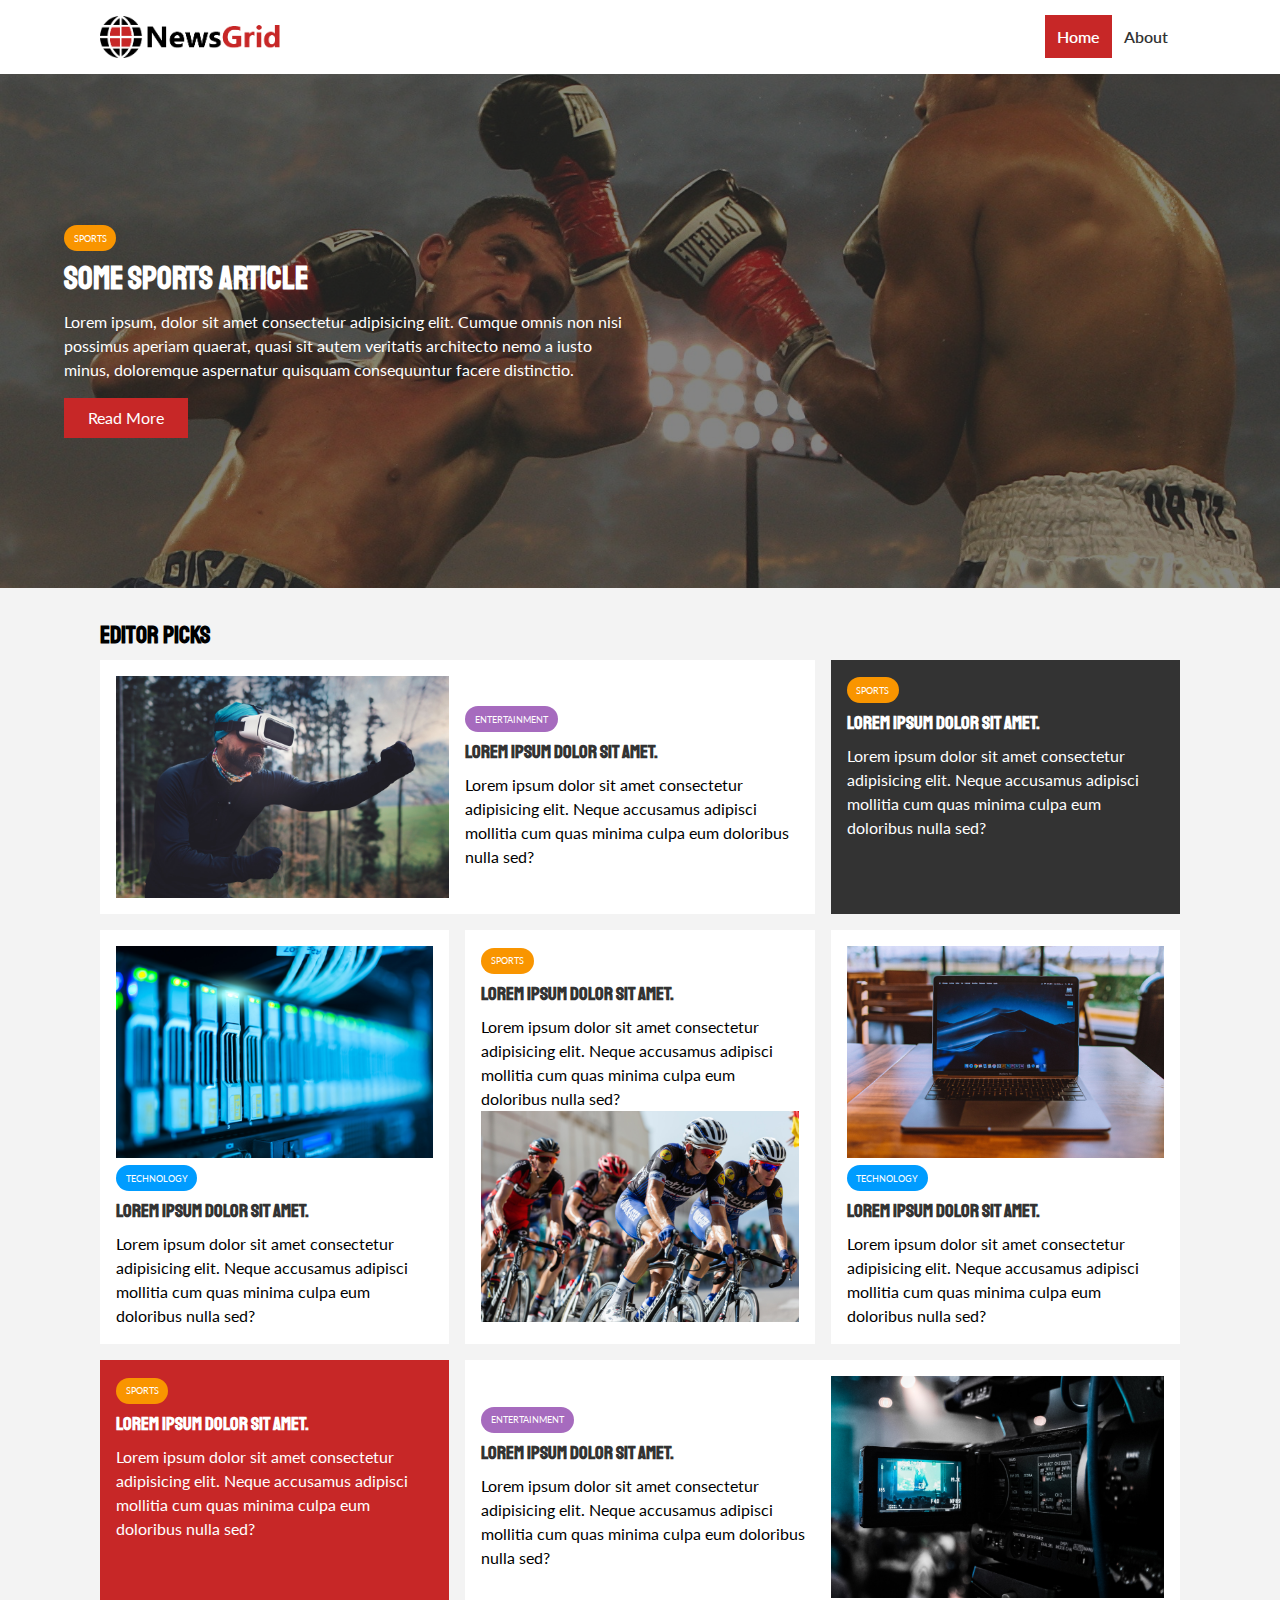
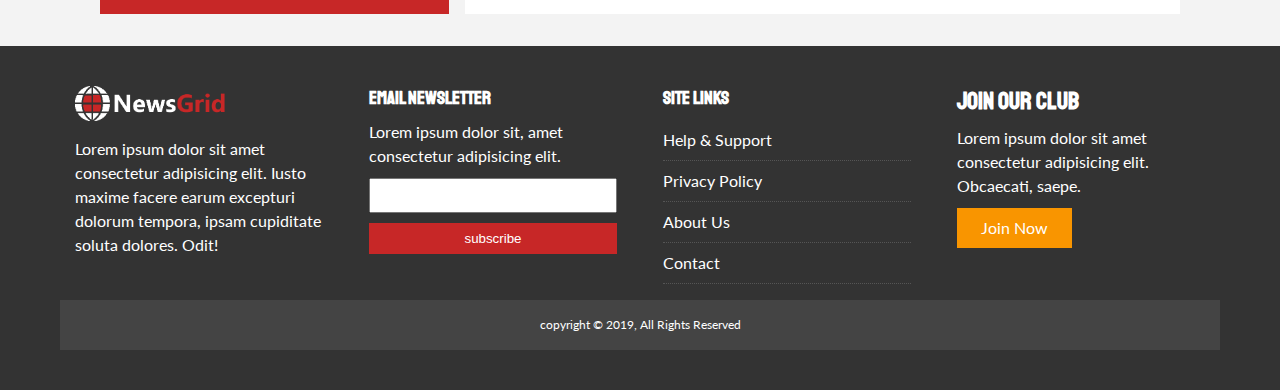
<file: index.html>
<!DOCTYPE html>
<html lang="en">
<head>
  <meta charset="UTF-8">
  <meta http-equiv="X-UA-Compatible" content="IE=edge">
  <meta name="viewport" content="width=device-width, initial-scale=1.0">
  <link rel="stylesheet" href="https://pro.fontawesome.com/releases/v5.10.0/css/all.css" integrity="sha384-AYmEC3Yw5cVb3ZcuHtOA93w35dYTsvhLPVnYs9eStHfGJvOvKxVfELGroGkvsg+p" crossorigin="anonymous"/>
  <link href="https://fonts.googleapis.com/css2?family=Lato&family=Staatliches&display=swap" rel="stylesheet">
  <link rel="stylesheet" href="css/style.css">
  <link rel="stylesheet" media="screen and (max-width: 768px)" href="css/mobile.css">
  <link rel="shortcut icon" type="image/x-icon" href="favicon.ico">
  <title>NewsGrid | Latest News</title>
</head>
<body>
  <nav id="main-nav">
    <div class="container">
      <img src="img/jt227b.github.io-45845220512512376.png" alt="logo" class="logo">

      <div class="social">
        <a href="http://facebook.com" target="_blank"><i class="fab fa-facebook fa-2x"></i></a>
        <a href="http://twitter.com" target="_blank"><i class="fab fa-twitter fa-2x"></i></a>
        <a href="http://instagram.com" target="_blank"><i class="fab fa-instagram fa-2x"></i></a>
        <a href="http://youtube.com" target="_blank"><i class="fab fa-youtube fa-2x"></i></a>
      </div>
      
       <ul>
        <li><a class="current" href="index.html">Home</a></li>
        <li><a href="about.html">About</a></li>
      </ul>
    </div>
  </nav>

  <!-- Showcase -->
  <header id="showcase">
    <div class="container">
      <div class="showcase-container">
        <div class="showcase-content">
          <div class="category category-sports">Sports</div>
          <h1>Some Sports Article</h1>
          <p>Lorem ipsum, dolor sit amet consectetur adipisicing elit. Cumque omnis non nisi possimus aperiam quaerat, quasi sit autem veritatis architecto nemo a iusto minus, doloremque aspernatur quisquam consequuntur facere distinctio.</p>
          <a href="article.html" class="btn btn-primary">Read More</a>
        </div>
      </div>
    </div>
  </header>

  <!-- Home Articles -->
  <section id="home-articles" class="py-2">
    <div class="container">
      <h2>Editor Picks</h2>
      <div class="articles-container">
        <article class="card">
          <img src="./img/Articles/jt227b.github.io-45845489890311700.jpg" alt="">
          <div>
            <div class="category category-ent">Entertainment</div>
            <h3>
              <a href="article.html">Lorem ipsum dolor sit amet.</a>
            </h3>
            <p>Lorem ipsum dolor sit amet consectetur adipisicing elit. Neque accusamus adipisci mollitia cum quas minima culpa eum doloribus nulla sed?</p>
          </div>
        </article>

        <article class="card bg-dark">
            <div class="category category-sports">Sports</div>
            <h3>
              <a href="article.html">Lorem ipsum dolor sit amet.</a>
            </h3>
            <p>Lorem ipsum dolor sit amet consectetur adipisicing elit. Neque accusamus adipisci mollitia cum quas minima culpa eum doloribus nulla sed?</p>
        </article>

        <article class="card">
          <img src="./img/Articles/jt227b.github.io-45845496202344600.jpg" alt="">
          <div>
            <div class="category category-tech">Technology</div>
            <h3>
              <a href="article.html">Lorem ipsum dolor sit amet.</a>
            </h3>
            <p>Lorem ipsum dolor sit amet consectetur adipisicing elit. Neque accusamus adipisci mollitia cum quas minima culpa eum doloribus nulla sed?</p>
          </div>
        </article>

        <article class="card">
          <div>
            <div class="category category-sports">Sports</div>
            <h3>
              <a href="article.html">Lorem ipsum dolor sit amet.</a>
            </h3>
            <p>Lorem ipsum dolor sit amet consectetur adipisicing elit. Neque accusamus adipisci mollitia cum quas minima culpa eum doloribus nulla sed?</p>
            <img src="./img/Articles/jt227b.github.io-45845500591674430.jpg" alt="">
          </div>
        </article>

        <article class="card">
          <img src="./img/Articles/jt227b.github.io-45845494522303850.jpg" alt="">
          <div>
            <div class="category category-tech">Technology</div>
            <h3>
              <a href="article.html">Lorem ipsum dolor sit amet.</a>
            </h3>
            <p>Lorem ipsum dolor sit amet consectetur adipisicing elit. Neque accusamus adipisci mollitia cum quas minima culpa eum doloribus nulla sed?</p>
          </div>
        </article>

        <article class="card bg-primary">
          <div class="category category-sports">Sports</div>
          <h3>
            <a href="article.html">Lorem ipsum dolor sit amet.</a>
          </h3>
          <p>Lorem ipsum dolor sit amet consectetur adipisicing elit. Neque accusamus adipisci mollitia cum quas minima culpa eum doloribus nulla sed?</p>
        </article>

        <article class="card">
          <div>
            <div class="category category-ent">Entertainment</div>
            <h3>
              <a href="article.html">Lorem ipsum dolor sit amet.</a>
            </h3>
            <p>Lorem ipsum dolor sit amet consectetur adipisicing elit. Neque accusamus adipisci mollitia cum quas minima culpa eum doloribus nulla sed?</p>
          </div>
          <img src="./img/Articles/jt227b.github.io-45845501916753656.jpg" alt="">
        </article>
      </div> 
    </div>
  </section>
</body>

<!-- Footer -->
<footer id="main-footer" class="bg-dark">
  <div class="container footer-container">
    <div>
      <img src="./img/jt227b.github.io-45845225359122480.png" alt="">
      <p>Lorem ipsum dolor sit amet consectetur adipisicing elit. Iusto maxime facere earum excepturi dolorum tempora, ipsam cupiditate soluta dolores. Odit!</p>
    </div>
    <div>
      <h3>EMAIL NEWSLETTER</h3>
      <p>Lorem ipsum dolor sit, amet consectetur adipisicing elit.</p>
      <form name="contact" method="POST" data-netlify="true">
        <input type="email" name="email" pla  ceholder="Enter Email...">
        <input type="submit" value="subscribe" class="btn btn-primary">
      </form>
    </div>
    <div>
      <h3>Site Links</h3>
      <ul class="list">
        <li><a href="#">Help & Support</a></li>
        <li><a href="#">Privacy Policy</a></li>
        <li><a href="#">About Us</a></li>
        <li><a href="#">Contact </a></li>
      </ul>
    </div>
    <div>
      <h2>Join Our Club</h2>
      <p>Lorem ipsum dolor sit amet consectetur adipisicing elit. Obcaecati, saepe.</p>
      <a href="#" class="btn btn-secondary">Join Now</a>
    </div>
    <div class="copyright">
      <p>copyright &copy; 2019, All Rights Reserved</p>
    </div>
  </div>

  
</footer>
</html>
</file>
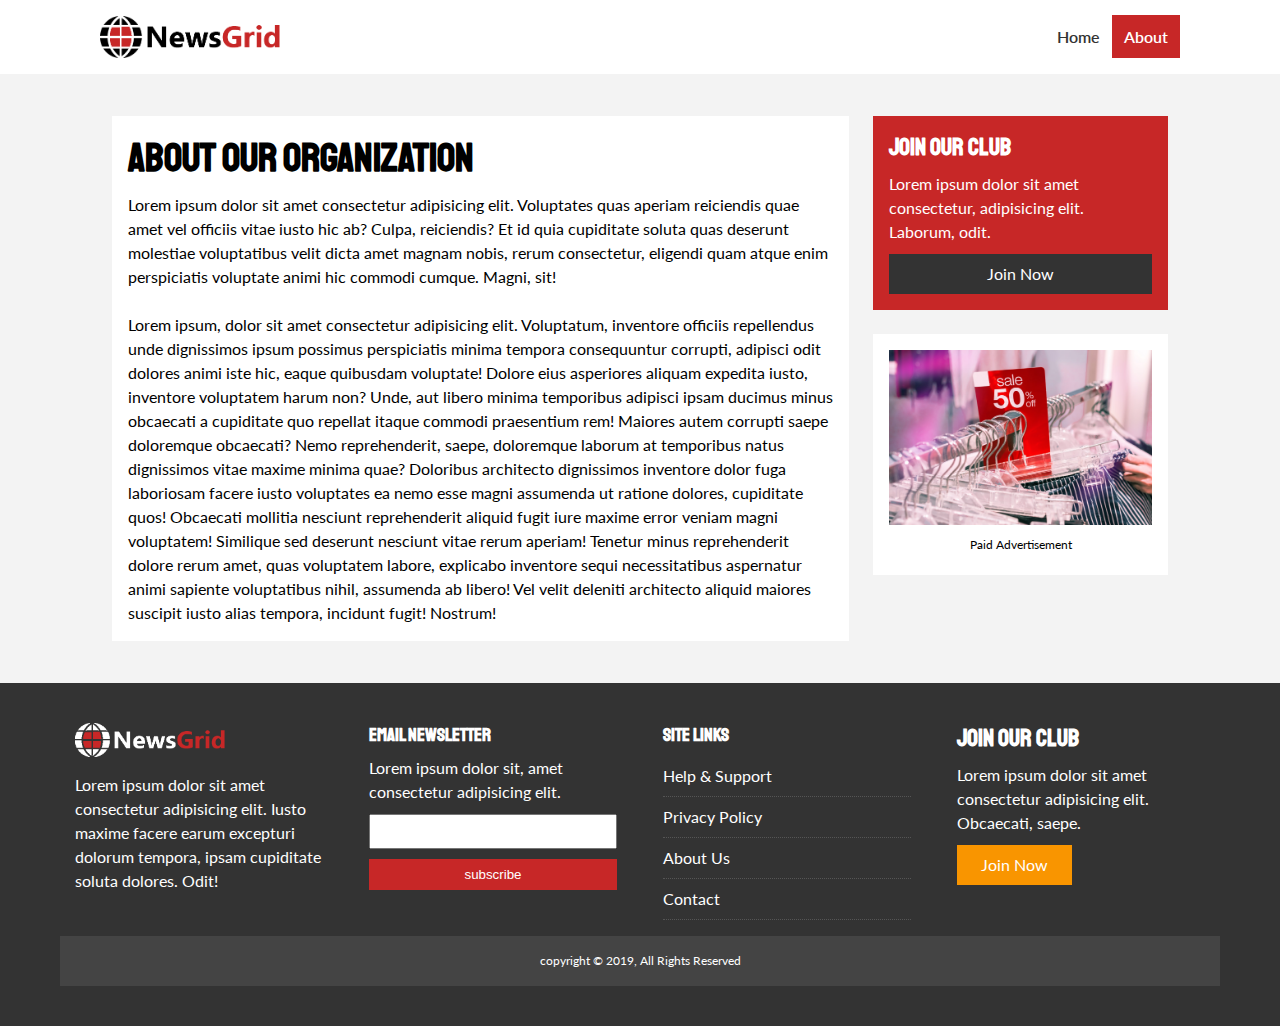
<file: about.html>
<!DOCTYPE html>
<html lang="en">
<head>
  <meta charset="UTF-8">
  <meta http-equiv="X-UA-Compatible" content="IE=edge">
  <meta name="viewport" content="width=device-width, initial-scale=1.0">
  <link rel="stylesheet" href="https://pro.fontawesome.com/releases/v5.10.0/css/all.css" integrity="sha384-AYmEC3Yw5cVb3ZcuHtOA93w35dYTsvhLPVnYs9eStHfGJvOvKxVfELGroGkvsg+p" crossorigin="anonymous"/>
  <link href="https://fonts.googleapis.com/css2?family=Lato&family=Staatliches&display=swap" rel="stylesheet">
  <link rel="stylesheet" href="css/style.css">
  <link rel="stylesheet" media="screen and (max-width: 768px)" href="css/mobile.css">
  <link rel="shortcut icon" type="image/x-icon" href="favicon.ico">
  <title>NewsGrid | Latest News</title>
</head>
<body>
  <nav id="main-nav">
    <div class="container">
      <img src="img/jt227b.github.io-45845220512512376.png" alt="logo" class="logo">

      <div class="social">
        <a href="http://facebook.com" target="_blank"><i class="fab fa-facebook fa-2x"></i></a>
        <a href="http://twitter.com" target="_blank"><i class="fab fa-twitter fa-2x"></i></a>
        <a href="http://instagram.com" target="_blank"><i class="fab fa-instagram fa-2x"></i></a>
        <a href="http://youtube.com" target="_blank"><i class="fab fa-youtube fa-2x"></i></a>
      </div>
      
       <ul>
        <li><a href="index.html">Home</a></li>
        <li><a class="current" href="about.html">About</a></li>
      </ul>
    </div>
  </nav>

  <section id="about">
    <div class="container">
      <div class="page-container">
        <article class="card">
          <h1 class="l-heading">About Our Organization</h1>
          <p>Lorem ipsum dolor sit amet consectetur adipisicing elit. Voluptates quas aperiam reiciendis quae amet vel officiis vitae iusto hic ab? Culpa, reiciendis? Et id quia cupiditate soluta quas deserunt molestiae voluptatibus velit dicta amet magnam nobis, rerum consectetur, eligendi quam atque enim perspiciatis voluptate animi hic commodi cumque. Magni, sit!</p><br>
          <p>Lorem ipsum, dolor sit amet consectetur adipisicing elit. Voluptatum, inventore officiis repellendus unde dignissimos ipsum possimus perspiciatis minima tempora consequuntur corrupti, adipisci odit dolores animi iste hic, eaque quibusdam voluptate! Dolore eius asperiores aliquam expedita iusto, inventore voluptatem harum non? Unde, aut libero minima temporibus adipisci ipsam ducimus minus obcaecati a cupiditate quo repellat itaque commodi praesentium rem! Maiores autem corrupti saepe doloremque obcaecati? Nemo reprehenderit, saepe, doloremque laborum at temporibus natus dignissimos vitae maxime minima quae? Doloribus architecto dignissimos inventore dolor fuga laboriosam facere iusto voluptates ea nemo esse magni assumenda ut ratione dolores, cupiditate quos! Obcaecati mollitia nesciunt reprehenderit aliquid fugit iure maxime error veniam magni voluptatem! Similique sed deserunt nesciunt vitae rerum aperiam! Tenetur minus reprehenderit dolore rerum amet, quas voluptatem labore, explicabo inventore sequi necessitatibus aspernatur animi sapiente voluptatibus nihil, assumenda ab libero! Vel velit deleniti architecto aliquid maiores suscipit iusto alias tempora, incidunt fugit! Nostrum!</p>
        </article>
        <aside class="card bg-primary">
          <h2>Join Our Club</h2>
          <p>Lorem ipsum dolor sit amet consectetur, adipisicing elit. Laborum, odit.</p>
          <a href="" class="btn btn-dark btn-block">Join Now</a>
        </aside>
        <aside class="card">
          <img src="./img/Articles/jt227b.github.io-45845525145189430.jpg" alt="">
          <p>Paid Advertisement</p>
        </aside>

      </div>
    </div>
  </section>
</body>

<!-- Footer -->
<footer id="main-footer" class="bg-dark">
  <div class="container footer-container">
    <div>
      <img src="./img/jt227b.github.io-45845225359122480.png" alt="">
      <p>Lorem ipsum dolor sit amet consectetur adipisicing elit. Iusto maxime facere earum excepturi dolorum tempora, ipsam cupiditate soluta dolores. Odit!</p>
    </div>
    <div>
      <h3>EMAIL NEWSLETTER</h3>
      <p>Lorem ipsum dolor sit, amet consectetur adipisicing elit.</p>
      <form name="contact" method="POST" data-netlify="true">
        <input type="email" name="email" pla  ceholder="Enter Email...">
        <input type="submit" value="subscribe" class="btn btn-primary">
      </form>
    </div>
    <div>
      <h3>Site Links</h3>
      <ul class="list">
        <li><a href="#">Help & Support</a></li>
        <li><a href="#">Privacy Policy</a></li>
        <li><a href="#">About Us</a></li>
        <li><a href="#">Contact </a></li>
      </ul>
    </div>
    <div>
      <h2>Join Our Club</h2>
      <p>Lorem ipsum dolor sit amet consectetur adipisicing elit. Obcaecati, saepe.</p>
      <a href="#" class="btn btn-secondary">Join Now</a>
    </div>
    <div class="copyright">
      <p>copyright &copy; 2019, All Rights Reserved</p>
    </div>
  </div>

  
</footer>
</html>
</file>
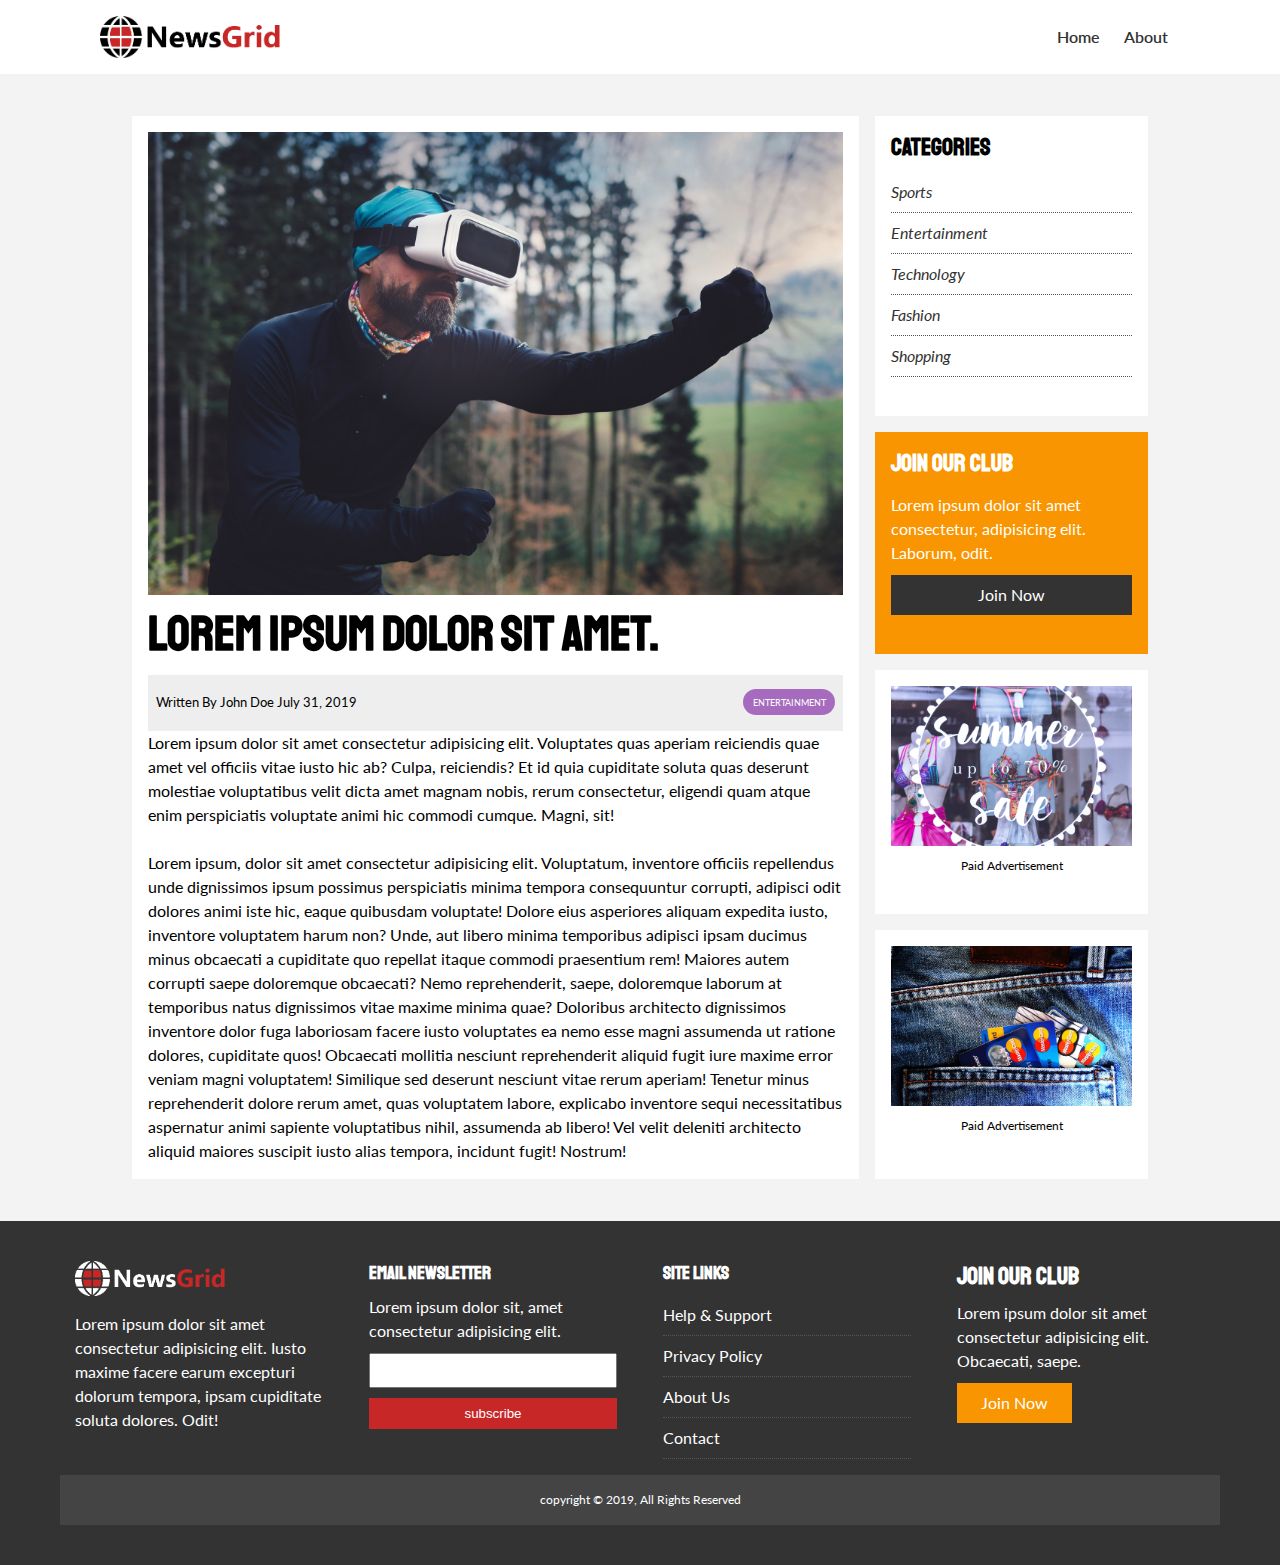
<file: article.html>
<!DOCTYPE html>
<html lang="en">
<head>
  <meta charset="UTF-8">
  <meta http-equiv="X-UA-Compatible" content="IE=edge">
  <meta name="viewport" content="width=device-width, initial-scale=1.0">
  <link rel="stylesheet" href="https://pro.fontawesome.com/releases/v5.10.0/css/all.css" integrity="sha384-AYmEC3Yw5cVb3ZcuHtOA93w35dYTsvhLPVnYs9eStHfGJvOvKxVfELGroGkvsg+p" crossorigin="anonymous"/>
  <link href="https://fonts.googleapis.com/css2?family=Lato&family=Staatliches&display=swap" rel="stylesheet">
  <link rel="stylesheet" href="css/style.css">
  <link rel="stylesheet" media="screen and (max-width: 768px)" href="css/mobile.css">
  <link rel="shortcut icon" type="image/x-icon" href="favicon.ico">
  <title>NewsGrid | Latest News</title>
</head>
<body>
  <nav id="main-nav">
    <div class="container">
      <img src="img/jt227b.github.io-45845220512512376.png" alt="logo" class="logo">

      <div class="social">
        <a href="http://facebook.com" target="_blank"><i class="fab fa-facebook fa-2x"></i></a>
        <a href="http://twitter.com" target="_blank"><i class="fab fa-twitter fa-2x"></i></a>
        <a href="http://instagram.com" target="_blank"><i class="fab fa-instagram fa-2x"></i></a>
        <a href="http://youtube.com" target="_blank"><i class="fab fa-youtube fa-2x"></i></a>
      </div>
      
       <ul>
        <li><a href="index.html">Home</a></li>
        <li><a href="about.html">About</a></li>
      </ul>
    </div>
  </nav>

  <section id="article">
    <div class="container">
      <div class="page-container">
        <article class="card">
          <img src="./img/Articles/jt227b.github.io-45845489890311700.jpg" alt="">
          <h1 class="l-heading">Lorem ipsum dolor sit amet.</h1>
          <div class="meta">
            <small>
              <i class="fas fa-user"></i>Written By John Doe July 31, 2019
            </small>
            <div class="category category-ent">Entertainment</div>
          </div>

          <p>Lorem ipsum dolor sit amet consectetur adipisicing elit. Voluptates quas aperiam reiciendis quae amet vel officiis vitae iusto hic ab? Culpa, reiciendis? Et id quia cupiditate soluta quas deserunt molestiae voluptatibus velit dicta amet magnam nobis, rerum consectetur, eligendi quam atque enim perspiciatis voluptate animi hic commodi cumque. Magni, sit!</p><br>
          <p>Lorem ipsum, dolor sit amet consectetur adipisicing elit. Voluptatum, inventore officiis repellendus unde dignissimos ipsum possimus perspiciatis minima tempora consequuntur corrupti, adipisci odit dolores animi iste hic, eaque quibusdam voluptate! Dolore eius asperiores aliquam expedita iusto, inventore voluptatem harum non? Unde, aut libero minima temporibus adipisci ipsam ducimus minus obcaecati a cupiditate quo repellat itaque commodi praesentium rem! Maiores autem corrupti saepe doloremque obcaecati? Nemo reprehenderit, saepe, doloremque laborum at temporibus natus dignissimos vitae maxime minima quae? Doloribus architecto dignissimos inventore dolor fuga laboriosam facere iusto voluptates ea nemo esse magni assumenda ut ratione dolores, cupiditate quos! Obcaecati mollitia nesciunt reprehenderit aliquid fugit iure maxime error veniam magni voluptatem! Similique sed deserunt nesciunt vitae rerum aperiam! Tenetur minus reprehenderit dolore rerum amet, quas voluptatem labore, explicabo inventore sequi necessitatibus aspernatur animi sapiente voluptatibus nihil, assumenda ab libero! Vel velit deleniti architecto aliquid maiores suscipit iusto alias tempora, incidunt fugit! Nostrum!</p>
        </article>
        <aside class="card">
          <h2>Categories</h2>
          <ul>
            <li><a href="#"><i class="fas fa-chevron-right">Sports</i></a></li>
            <li><a href="#"><i class="fas fa-chevron-right">Entertainment</i></a></li>
            <li><a href="#"><i class="fas fa-chevron-right">Technology</i></a></li>
            <li><a href="#"><i class="fas fa-chevron-right">Fashion</i></a></li>
            <li><a href="#"><i class="fas fa-chevron-right">Shopping</i></a></li>
          </ul>
        </aside>
        <aside class="card bg-secondary">
          <h2>Join Our Club</h2>
          <p class="lead">Lorem ipsum dolor sit amet consectetur, adipisicing elit. Laborum, odit.</p>
          <a href="" class="btn btn-dark btn-block">Join Now</a>
        </aside>
        <aside class="card">
          <img src="./img/Articles/jt227b.github.io-45990193535283750.jpg" alt="">
          <p>Paid Advertisement</p>
        </aside>
        <aside class="card">
          <img src="./img/Articles/jt227b.github.io-45990194195578320.jpg" alt="">
          <p>Paid Advertisement</p>
        </aside>

      </div>
    </div>
  </section>
</body>

<!-- Footer -->
<footer id="main-footer" class="bg-dark">
  <div class="container footer-container">
    <div>
      <img src="./img/jt227b.github.io-45845225359122480.png" alt="">
      <p>Lorem ipsum dolor sit amet consectetur adipisicing elit. Iusto maxime facere earum excepturi dolorum tempora, ipsam cupiditate soluta dolores. Odit!</p>
    </div>
    <div>
      <h3>EMAIL NEWSLETTER</h3>
      <p>Lorem ipsum dolor sit, amet consectetur adipisicing elit.</p>
      <form name="contact" method="POST" data-netlify="true">
        <input type="email" name="email" pla  ceholder="Enter Email...">
        <input type="submit" value="subscribe" class="btn btn-primary">
      </form>
    </div>
    <div>
      <h3>Site Links</h3>
      <ul class="list">
        <li><a href="#">Help & Support</a></li>
        <li><a href="#">Privacy Policy</a></li>
        <li><a href="#">About Us</a></li>
        <li><a href="#">Contact </a></li>
      </ul>
    </div>
    <div>
      <h2>Join Our Club</h2>
      <p>Lorem ipsum dolor sit amet consectetur adipisicing elit. Obcaecati, saepe.</p>
      <a href="#" class="btn btn-secondary">Join Now</a>
    </div>
    <div class="copyright">
      <p>copyright &copy; 2019, All Rights Reserved</p>
    </div>
  </div>

  
</footer>
</html>
</file>
<file: css/style.css>
:root {
    --primary-color: #c72727;
    --secondary-color: #f99500;
    --light-color: #f3f3f3;
    --dark-color: #333;
    --max-width: 1100px;
  }
  
  .category {
    --sports-color: #f99500;
    --ent-color: #a66bbe;
    --tech-color: #009cff;
  }
  
  * {
    margin: 0;
    padding:0;
    box-sizing: border-box;
  }
  
  body {
    font-family: 'lato', sans-serif;
    line-height: 1.5;
    background: var(--light-color);
  }
  
  a {
    color: #333;
    text-decoration: none;
  }
  
  ul {
    list-style: none;
  }
  
  img {
    width: 100%;
  }
  
  h1, h2, h3, h4, h5, h6 {
    font-family: 'Staatliches', cursive;
    margin-bottom: .55rem;
    line-height: 1.3;
  }
  
  /* Utility */
  .container {
    margin: var(--max-width);
    margin: auto;
    padding: 0 2rem;
    overflow: hidden;
  }
  
  .category {
    display: inline-block;
    color: #fff;
    font-size: 0.55rem;
    text-transform: uppercase;
    padding: 0.4rem 0.6rem;
    border-radius: 15px;
    margin-bottom: 0.5rem;
  }
  
  .category-sports { background: var(--sports-color) }
  .category-ent { background: var(--ent-color) }
  .category-tech { background: var(--tech-color) }
  
  .btn {
    display: inline-block;
    border: none;
    background: var(--dark-color);
    color: #fff;
    padding: 0.5rem 1.5rem; 
  }
  
  .btn-light { background: var(--light-color) }
  .btn-primary { background: var(--primary-color) }
  .btn-secondary { background: var(--secondary-color) }
  
  .btn:hover {
    opacity: 0.9;
  }
  
  .btn-block {
    display: block;
    width: 100%;
    text-align: center;
  }
  
  .card {
    background: #fff;
    padding: 1rem;
  }
  
  .bg-dark {
    background: var(--dark-color);
    color: #fff;
  }
  
  .bg-primary {
    background: var(--primary-color);
    color: #fff;
  }
  
  .bg-secondary {
    background: var(--secondary-color);
    color: #fff;
  }
  
  .py-1 { padding: 1.5rem 0}
  .py-2 { padding: 2rem 0}
  .py-3 { padding: 3rem 0}
  .p-1 { padding: 1.5rem}
  .p-2 { padding: 2rem}
  .p-3 { padding: 3rem}
  
  .bg-dark h1,
  .bg-dark h2,
  .bg-dark h3,
  .bg-dark a,
  .bg-primary h1,
  .bg-primary h2,
  .bg-primary h3,
  .bg-primary a,
  .bg-secondary h1,
  .bg-secondary h2,
  .bg-secondary h3,
  .bg-secondary a {
    color: #fff;
  }
  
  /* Inner Page Container */
  .page-container {
    display: grid;
    grid-template-columns: 5fr 2fr ;
    margin: 2rem 0;
    grid-gap: 1.5rem;
  }
  
  .page-container > *:first-child {
    grid-row: 1 / span 4;
  }
  
  /* Navigation */
  #main-nav {
    background: #fff;
    position: sticky;
    top: 0;
    z-index: 2;
  }
  
  #main-nav .container {
    display: grid;
    grid-template-columns: 6fr 3fr 2fr;
    padding: 1rem 100px;
    align-items: center;
  }
  
  #main-nav .logo {
    max-width: 180px;
  }
  
  #main-nav ul {
    justify-self: end;
    display: flex;
  }
  
  #main-nav ul li a {
    font-weight: 600;
    padding: 0.75rem;
  }
  
  #main-nav ul li a.current {
    background: var(--primary-color);
    color: #fff;
  }
  
  #main-nav ul li a:hover {
    background-color: var(--light-color);
    color: var(--dark-color);
  }
  
  #main-nav .social {
    justify-self: center;
  }
  
  #main-nav .social i {
    color: #777;
    margin-right: .5rem;
  }
  
  /* Showcase */
  #showcase {
    color: #fff;
    background: #333;
    padding: 2rem;
    position: relative;
  
  }
  
  #showcase:before {
    content: '';
    background: url('../img/Articles/jt227b.github.io-45845486660868310.jpg') no-repeat center center/cover;
    position: absolute;
    top: 0;
    left: 0;
    width: 100%;
    height: 100%;
    opacity: 0.4;
  }
  
  #showcase .showcase-container {
    display: grid;
    grid-template-columns: repeat(2, 1fr);
    justify-content: center;
    align-items: center;
    height: 50vh;
  }
  
  #showcase .showcase-content { z-index: 1; }
  #showcase .showcase-content p { margin-bottom: 1rem; }
  
  /* Home Articles */
  #home-articles .container {
    padding: 0 100px;
  }
  
  #home-articles .articles-container {
    display: grid;
    grid-template-columns: repeat(3, 1fr);
    grid-gap: 1rem;
  }
  
  #home-articles .articles-container > *:first-child {
    display: grid;
    grid-template-columns: repeat(2, 1fr);
    grid-gap: 1rem;
    align-items: center;
    grid-column: 1 / span 2;
  }
  
  #home-articles .articles-container > *:first-child,
  #home-articles .articles-container > *:last-child {
    display: grid;
    grid-template-columns: repeat(2, 1fr);
    grid-gap: 1rem;
    align-items: center;
    grid-column: 1 / span 2;
  }
  
  #home-articles .articles-container > *:last-child {
    grid-column: 2 / span 2;
  }
  
  /* Footer */
  #main-footer .footer-container {
    display: grid;
    grid-template-columns: repeat(4, 2fr);
    grid-gap: 1rem;
    padding: 40px 60px;
  }
  
  #main-footer .footer-container img {
    width: 150px;
    margin-bottom: 10px;
  }
  
  #main-footer .footer-container div {
    padding: 0 15px;
  }
  
  #main-footer .footer-container div form input,
  #main-footer .footer-container div form input.btn {
    width: 100%;
    padding: 8px 10px;
    margin-top: 10px;
  }
  
  #main-footer .footer-container div ul li {
    padding: 8px 0;
    border-bottom: #555 dotted 1px;
  }
  #main-footer .footer-container div ul li a:hover {
    color: var(--primary-color);
  }
  
  #main-footer .footer-container a.btn {
    margin-top: 10px;
  }
  
  #main-footer .footer-container > *:last-child{
    background-color: #444;
    grid-column: 1  / span 4;
    text-align: center;
    padding: 1rem;
    font-size: 12px;
  }
  
  /* About Page */
  #about .page-container {
    padding: 10px 80px;
  }
  
  #about .page-container h1.l-heading {
    font-size: 40px;
  }
  
  #about .page-container aside a.btn {
    margin-top: 10px;
  }
  
  #about .page-container > *:last-child p {
    text-align: center;
    font-size: 12px;
    padding: 5px;
  }
  
  /* Article Page */
  #article .page-container {
    display: grid;
    grid-template-columns: 8fr 3fr;
    grid-gap: 1rem;
    padding: 10px 100px;
  } 
  
  #article .page-container h1.l-heading {
    font-size: 50px;
  }
  
  
  #article .meta{
    display: flex;
    justify-content: space-between;
    align-items: center;
    background: #eee;
    padding: 0.5rem;
  }
  
  #article .meta .category {
    margin-top: 0.4rem;
  }
  
  
  #article .page-container aside ul li {
    padding: 8px 0;
    border-bottom: #555 dotted 1px;
  }
  #article .page-container aside ul li a:hover {
    color: var(--primary-color);
  }
  
  
  #article .page-container aside a.btn {
    margin-top: 10px;
  }
  
  #article .page-container > *:last-child p {
    text-align: center;
    font-size: 12px;
    padding: 5px;
  }
  
  #article .page-container aside p.lead {
    text-align: left;
    font-size: 16px;
  }
  
  #article .page-container aside p {
    text-align: center;
    font-size: 12px;
    padding-top: 5px;
  }
</file>
<file: css/mobile.css>
/* Navigation */
#main-nav .social {
    display: none;
  }
  
  #main-nav .container {
    grid-template-columns: 1fr;
    grid-gap: 1.2rem;
  }
  
  #main-nav ul,
  #main-nav .logo {
    justify-self: center;
  }
  
  #main-nav ul li a {
    padding: 0.50rem;
  }
  
  #home-articles .articles-container {
    grid-template-columns: repeat(2, 1fr);
  }
  
  #home-articles .articles-container > *:first-child,
  #home-articles .articles-container > *:last-child {
    grid-template-columns: 1fr;
    grid-column: 1;
  }
  
  #about .page-container,
  #article .page-container {
    padding: 10px;
  }
  
  
  @media(max-width: 600px) {
    #home-articles .container {
      padding: 0 20px;
    }
  
    /* Stack Grid Items */
    #showcase .showcase-container,
    #home-articles .articles-container,
    #main-footer .footer-container {
    grid-template-columns: 1fr;
    }
  
    #main-footer .footer-container > *:last-child {
      grid-column: 1;
    }
  
    #main-footer .footer-container {
      padding: 20px;
    }
  
    #about .page-container {
      padding: 0 10px;
      grid-template-columns: 1fr;
      padding: 5px;
    }
  
    #article .page-container {
      grid-template-columns: 1fr;
      text-align: center;
      padding: 10px;
    }
  
    #article .page-container > *:first-child {
      grid-row: 1;
    }
  
    .l-heading {
      font-size: 2rem;
    }
  
    #article .page-container h1.l-heading {
      font-size: 2rem;
    }
  }
</file>
